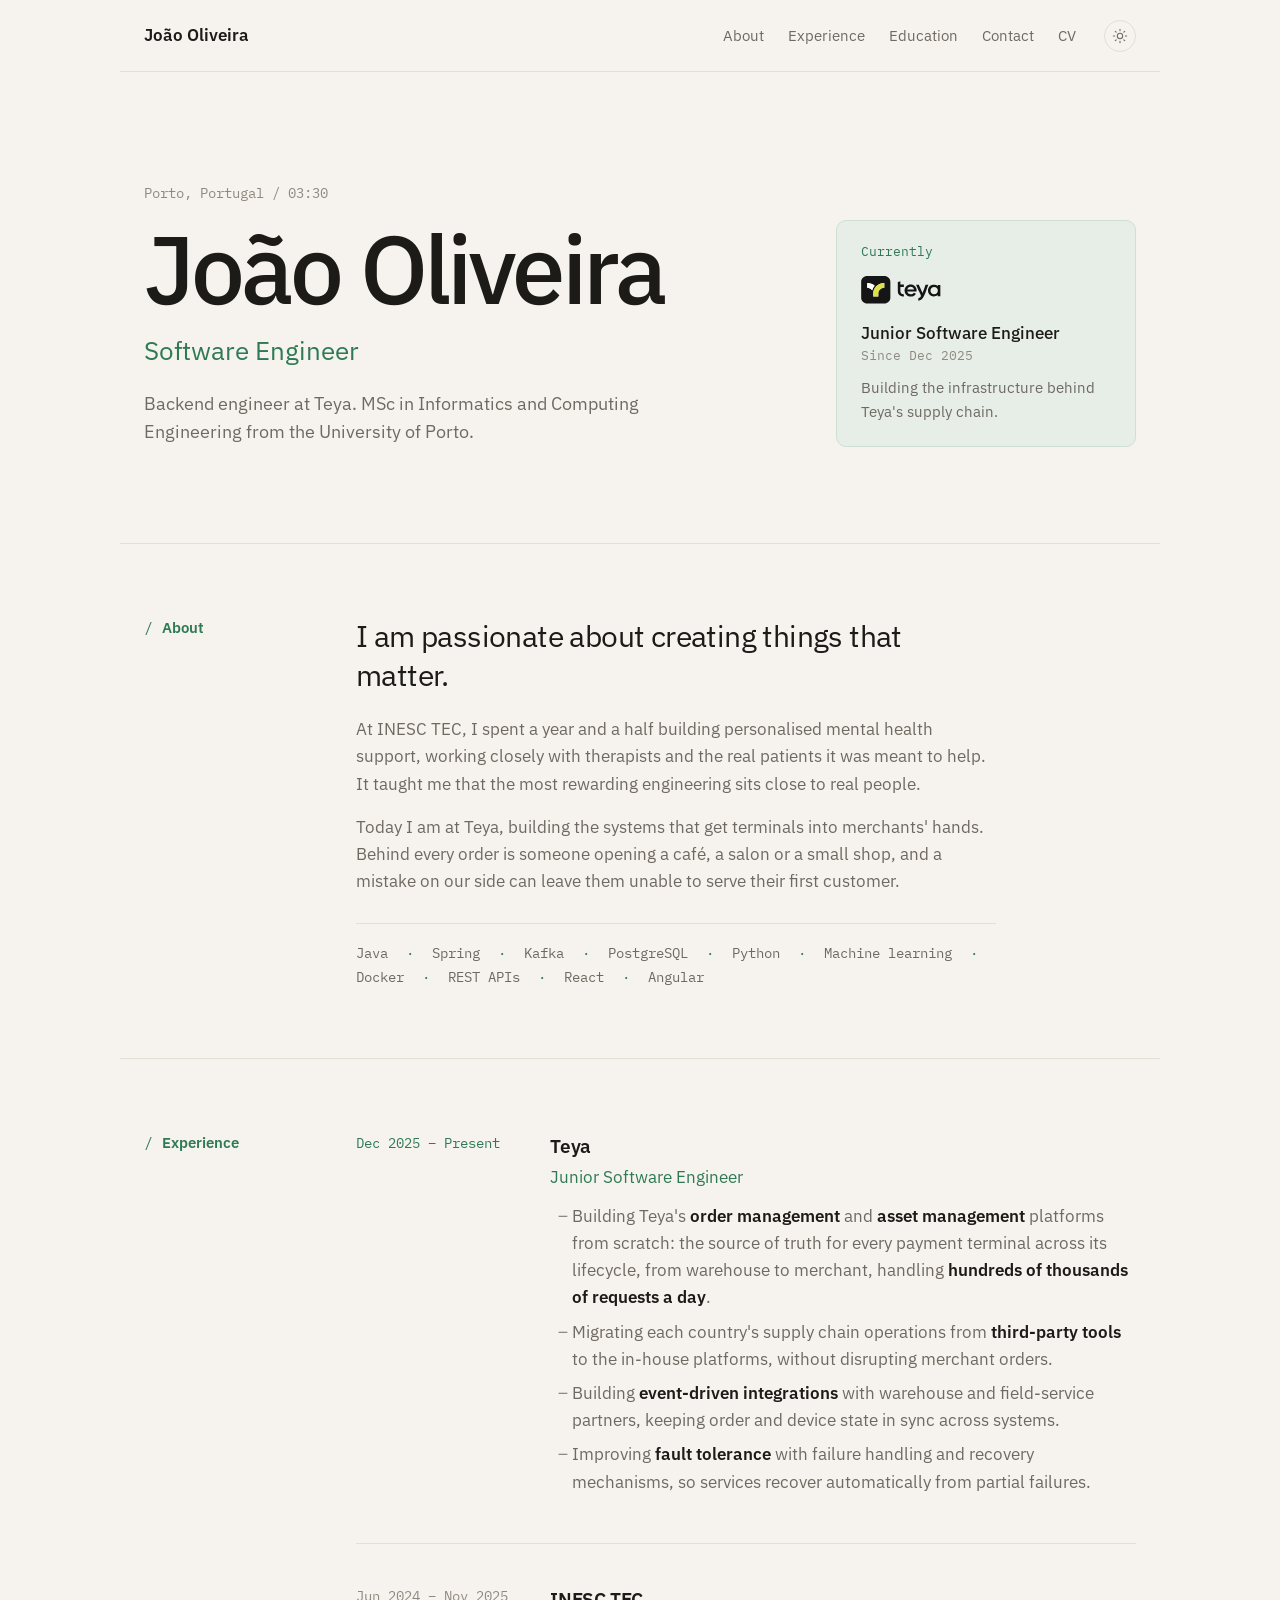
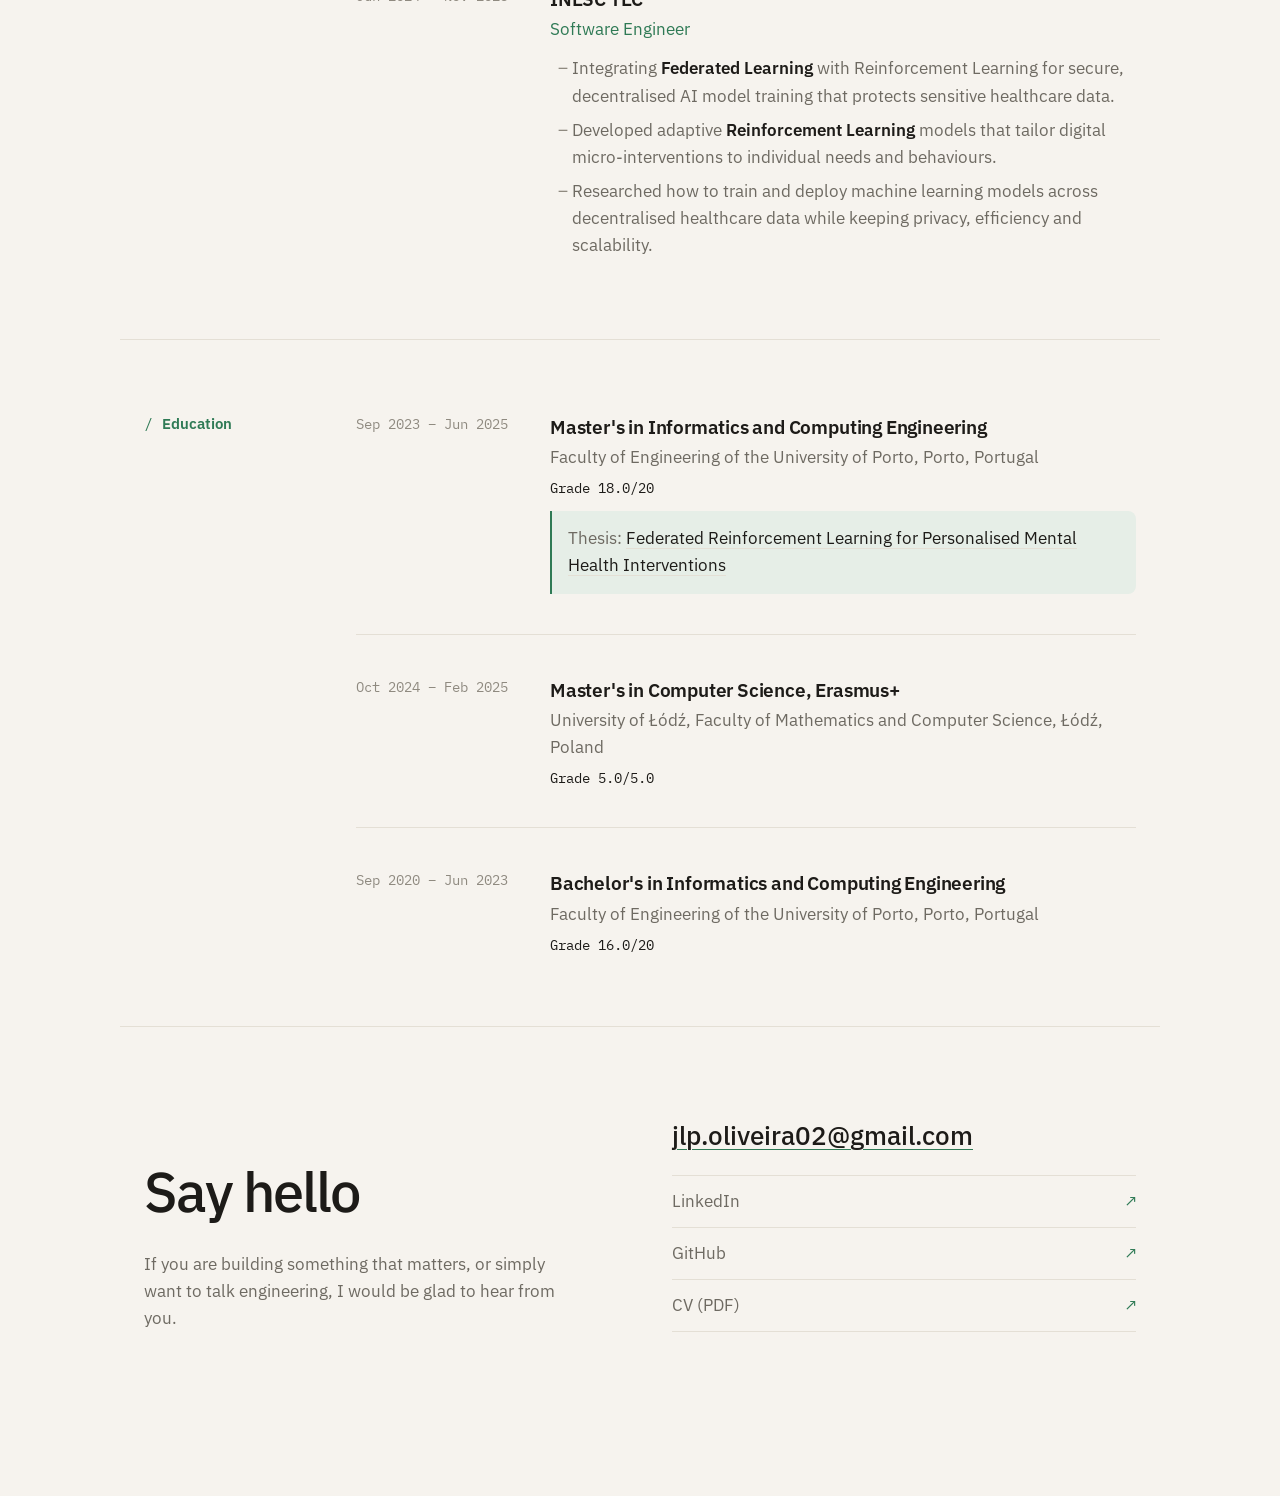
<file: index.html>
<!doctype html>
<!-- Generated from tools/index.template.html by tools/build-site.mjs. Edit those, not this file. -->
<html lang="en">
<head>
<meta charset="utf-8">
<meta name="viewport" content="width=device-width, initial-scale=1">
<title>João Oliveira · Software Engineer</title>
<meta name="description" content="João Oliveira, software engineer in Porto.">
<link rel="icon" href="assets/favicon.svg" type="image/svg+xml">
<link rel="preconnect" href="https://fonts.googleapis.com">
<link rel="preconnect" href="https://fonts.gstatic.com" crossorigin>
<link href="https://fonts.googleapis.com/css2?family=IBM+Plex+Mono:wght@400;500&family=IBM+Plex+Sans:wght@400;500;600;700&display=swap" rel="stylesheet">
<link rel="stylesheet" href="assets/site.css">
<script>document.documentElement.classList.add('js'); try { const t = localStorage.getItem('theme'); if (t) document.documentElement.dataset.theme = t; } catch {}</script>
</head>
<body>
<header class="band" id="top">
  
  <div class="wrap top">
    <a class="mark" href="#top">João Oliveira</a>
    <nav>
      <a href="#about">About</a>
      <a href="#experience">Experience</a>
      <a href="#education">Education</a>
      <a href="#contact">Contact</a>
      <a id="cv-top" href="cv/cv.pdf">CV</a>
    </nav>
    <button class="theme" id="theme" type="button" aria-label="Switch light or dark mode"><svg class="sun" viewBox="0 0 24 24" width="16" height="16" fill="none" stroke="currentColor" stroke-width="1.6" stroke-linecap="round"><circle cx="12" cy="12" r="4"/><path d="M12 2v2M12 20v2M4.9 4.9l1.4 1.4M17.7 17.7l1.4 1.4M2 12h2M20 12h2M4.9 19.1l1.4-1.4M17.7 6.3l1.4-1.4"/></svg><svg class="moon" viewBox="0 0 24 24" width="16" height="16" fill="none" stroke="currentColor" stroke-width="1.6" stroke-linecap="round" stroke-linejoin="round"><path d="M20 14.5A8 8 0 0 1 9.5 4a8 8 0 1 0 10.5 10.5z"/></svg></button>
  </div>
  <div class="wrap hero">
    <div class="hero-main">
      <p class="meta"><span>Porto, Portugal</span><span class="clock" id="clock"></span></p>
      <h1>João Oliveira</h1>
      <p class="title">Software Engineer</p>
      <p class="tagline">Backend engineer at Teya. MSc in Informatics and Computing Engineering from the University of Porto.</p>
    </div>
    <aside class="now">
      <p class="now-label">Currently</p>
      <img class="logo logo-light" src="assets/logos/teya.svg" alt="Teya">
      <img class="logo logo-dark" src="assets/logos/teya-dark.svg" alt="" aria-hidden="true">
      <p class="now-role">Junior Software Engineer</p>
      <p class="now-since">Since Dec 2025</p>
      <p class="now-text">Building the infrastructure behind Teya&#39;s supply chain.</p>
    </aside>
  </div>
</header>

<main>
  <section class="wrap section" id="about">
    <h2 class="reveal">About</h2>
    <div>
      <div class="prose reveal"><p>I am passionate about creating things that matter.</p><p>At INESC TEC, I spent a year and a half building personalised mental health support, working closely with therapists and the real patients it was meant to help. It taught me that the most rewarding engineering sits close to real people.</p><p>Today I am at Teya, building the systems that get terminals into merchants&#39; hands. Behind every order is someone opening a café, a salon or a small shop, and a mistake on our side can leave them unable to serve their first customer.</p></div>
      <p class="skills reveal"><span>Java</span><span>Spring</span><span>Kafka</span><span>PostgreSQL</span><span>Python</span><span>Machine learning</span><span>Docker</span><span>REST APIs</span><span>React</span><span>Angular</span></p>
    </div>
  </section>

  <section class="wrap section" id="experience">
    <h2 class="reveal">Experience</h2>
    <ol class="rows" id="jobs">
      <li class="reveal">
        <p class="when">Dec 2025 – Present</p>
        <div>
          <h3>Teya</h3>
          <p class="sub">Junior Software Engineer</p>
          
          <ul><li>Building Teya&#39;s <b>order management</b> and <b>asset management</b> platforms from scratch: the source of truth for every payment terminal across its lifecycle, from warehouse to merchant, handling <b>hundreds of thousands of requests a day</b>.</li><li>Migrating each country&#39;s supply chain operations from <b>third-party tools</b> to the in-house platforms, without disrupting merchant orders.</li><li>Building <b>event-driven integrations</b> with warehouse and field-service partners, keeping order and device state in sync across systems.</li><li>Improving <b>fault tolerance</b> with failure handling and recovery mechanisms, so services recover automatically from partial failures.</li></ul>
        </div>
      </li>
      <li class="reveal">
        <p class="when">Jun 2024 – Nov 2025</p>
        <div>
          <h3>INESC TEC</h3>
          <p class="sub">Software Engineer</p>
          
          <ul><li>Integrating <b>Federated Learning</b> with Reinforcement Learning for secure, decentralised AI model training that protects sensitive healthcare data.</li><li>Developed adaptive <b>Reinforcement Learning</b> models that tailor digital micro-interventions to individual needs and behaviours.</li><li>Researched how to train and deploy machine learning models across decentralised healthcare data while keeping privacy, efficiency and scalability.</li></ul>
        </div>
      </li></ol>
  </section>

  <section class="wrap section" id="education">
    <h2 class="reveal">Education</h2>
    <ol class="rows">
      <li class="reveal">
        <p class="when">Sep 2023 – Jun 2025</p>
        <div>
          <h3>Master&#39;s in Informatics and Computing Engineering</h3>
          <p class="sub">Faculty of Engineering of the University of Porto, Porto, Portugal</p>
          <p class="grade">Grade 18.0/20</p>
          <p class="thesis">Thesis: <a href="https://repositorio-aberto.up.pt/bitstream/10216/169640/2/742903.pdf">Federated Reinforcement Learning for Personalised Mental Health Interventions</a></p>
        </div>
      </li>
      <li class="reveal">
        <p class="when">Oct 2024 – Feb 2025</p>
        <div>
          <h3>Master&#39;s in Computer Science, Erasmus+</h3>
          <p class="sub">University of Łódź, Faculty of Mathematics and Computer Science, Łódź, Poland</p>
          <p class="grade">Grade 5.0/5.0</p>
          
        </div>
      </li>
      <li class="reveal">
        <p class="when">Sep 2020 – Jun 2023</p>
        <div>
          <h3>Bachelor&#39;s in Informatics and Computing Engineering</h3>
          <p class="sub">Faculty of Engineering of the University of Porto, Porto, Portugal</p>
          <p class="grade">Grade 16.0/20</p>
          
        </div>
      </li></ol>
  </section>
</main>

<footer class="band band-end" id="contact">
  
  <div class="wrap contact">
    <div class="contact-intro reveal">
      <h2>Say hello</h2>
      <p class="contact-text">If you are building something that matters, or simply want to talk engineering, I would be glad to hear from you.</p>
    </div>
    <div class="contact-list reveal">
      <a class="email" href="mailto:jlp.oliveira02@gmail.com">jlp.oliveira02@gmail.com</a>
      <p class="links"><a href="https://www.linkedin.com/in/oliveira002/"><span>LinkedIn</span><span class="arrow" aria-hidden="true">↗</span></a><a href="https://github.com/oliveira002"><span>GitHub</span><span class="arrow" aria-hidden="true">↗</span></a><a href="cv/cv.pdf"><span>CV (PDF)</span><span class="arrow" aria-hidden="true">↗</span></a></p>
    </div>
    <p class="foot reveal">© <span id="year"></span> João Oliveira, Porto</p>
  </div>
</footer>

<script type="module" src="assets/site.js"></script>
</body>
</html>
</file>
<file: assets/site.css>
:root {
  --paper: #f6f3ee;
  --ink: #1d1b18;
  --muted: #6e6a62;
  --faint: #8f8a80;
  --rule: #e4dfd5;
  --accent: #2f7a55;
  --tint: #e6eee7;
  --tint-line: #cfdfd3;
  --sans: "IBM Plex Sans", -apple-system, BlinkMacSystemFont, "Segoe UI", sans-serif;
  --mono: "IBM Plex Mono", ui-monospace, "SFMono-Regular", Consolas, monospace;
}
@media (prefers-color-scheme: dark) {
  :root:not([data-theme="light"]) {
    --paper: #12110f;
    --ink: #eeeae2;
    --muted: #a19c91;
    --faint: #7d786e;
    --rule: #2b2925;
    --accent: #74c69b;
    --tint: #18241d;
    --tint-line: #25382c;
  }
}
:root[data-theme="dark"] {
  --paper: #12110f;
  --ink: #eeeae2;
  --muted: #a19c91;
  --faint: #7d786e;
  --rule: #2b2925;
  --accent: #74c69b;
  --tint: #18241d;
  --tint-line: #25382c;
}

* { box-sizing: border-box; }
html { scroll-behavior: smooth; }
body { margin: 0; background: var(--paper); color: var(--ink); font: 17px/1.6 var(--sans); -webkit-font-smoothing: antialiased; }
h1, h2, h3, p, ol, ul { margin: 0; }
a { color: inherit; text-decoration-color: var(--rule); text-underline-offset: 4px; text-decoration-thickness: 1px; transition: text-decoration-color .2s, color .2s; }
a:hover { text-decoration-color: currentColor; }
.wrap { max-width: 1040px; margin: 0 auto; padding: 0 24px; }

/* Top bar */
.top { display: flex; align-items: center; gap: 28px; height: 72px; border-bottom: 1px solid var(--rule); }
.mark { font-weight: 600; text-decoration: none; white-space: nowrap; }
nav { display: flex; gap: 24px; margin-left: auto; font-size: 15px; }
nav a { text-decoration: none; color: var(--muted); }
nav a:hover { color: var(--ink); }
.theme { display: grid; place-items: center; width: 32px; height: 32px; flex: none; padding: 0; border: 1px solid var(--rule); border-radius: 50%; background: none; color: var(--muted); cursor: pointer; transition: color .2s, border-color .2s; }
.theme:hover { color: var(--ink); border-color: var(--muted); }
.theme .moon, :root[data-theme="dark"] .theme .sun { display: none; }
:root[data-theme="dark"] .theme .moon { display: block; }
@media (prefers-color-scheme: dark) {
  :root:not([data-theme="light"]) .theme .sun { display: none; }
  :root:not([data-theme="light"]) .theme .moon { display: block; }
}

/* Hero */
.hero { display: grid; grid-template-columns: 1fr 300px; gap: 64px; align-items: end; padding-top: 112px; padding-bottom: 96px; }
.meta { font: 14px var(--mono); color: var(--faint); }
.clock { font-variant-numeric: tabular-nums; }
.clock:empty { display: none; }
.clock::before { content: " / "; }
h1 { margin-top: 18px; font-size: clamp(48px, 8vw, 96px); font-weight: 500; line-height: 1; letter-spacing: -.04em; }
.title { margin-top: 14px; font-size: clamp(20px, 2.4vw, 26px); font-weight: 400; color: var(--accent); }
.tagline { max-width: 580px; margin-top: 18px; font-size: 18px; color: var(--muted); }
.now { padding: 22px 24px; background: var(--tint); border: 1px solid var(--tint-line); border-radius: 10px; transition: border-color .4s ease, translate .5s cubic-bezier(.2, .7, .2, 1); }
.now:hover { border-color: var(--accent); translate: 0 -3px; }
.now-label { margin-bottom: 16px; font: 13px var(--mono); color: var(--accent); }
.now h3 { font-size: 22px; }
.logo { display: block; height: 28px; width: auto; }
.logo-dark, :root[data-theme="dark"] .logo-light { display: none; }
:root[data-theme="dark"] .logo-dark { display: block; }
@media (prefers-color-scheme: dark) {
  :root:not([data-theme="light"]) .logo-light { display: none; }
  :root:not([data-theme="light"]) .logo-dark { display: block; }
}
.now-role { margin-top: 16px; font-weight: 500; }
.now-since { font: 13px var(--mono); color: var(--faint); }
.now-text { margin-top: 12px; font-size: 15px; color: var(--muted); }

/* Sections */
.section { display: grid; grid-template-columns: 180px 1fr; gap: 32px; padding-top: 72px; padding-bottom: 72px; border-top: 1px solid var(--rule); }
h2 { font-size: 15px; font-weight: 600; }
.section h2 { color: var(--accent); }
.section h2::before { content: "/ "; font-family: var(--mono); font-weight: 400; }
h3 { font-size: 19px; font-weight: 600; letter-spacing: -.01em; }
main b { font-weight: 600; color: var(--ink); }

.prose p { max-width: 640px; margin-bottom: 16px; color: var(--muted); }
.prose p:first-child { margin-bottom: 22px; font-size: clamp(24px, 2.8vw, 30px); font-weight: 400; line-height: 1.3; letter-spacing: -.02em; color: var(--ink); }
.skills { display: flex; flex-wrap: wrap; gap: 6px 18px; max-width: 640px; margin-top: 28px; padding-top: 20px; border-top: 1px solid var(--rule); font: 14px var(--mono); color: var(--muted); }

/* Experience and education rows */
.rows { list-style: none; padding: 0; }
.rows > li { display: grid; grid-template-columns: 170px 1fr; gap: 24px; }
.rows > li + li { margin-top: 40px; padding-top: 40px; border-top: 1px solid var(--rule); }
.when { padding-top: 3px; font: 14px var(--mono); color: var(--faint); font-variant-numeric: tabular-nums; }
.sub { margin-top: 2px; color: var(--muted); }
.job-summary { max-width: 640px; margin-top: 12px; }
.rows ul { max-width: 640px; margin-top: 12px; padding-left: 18px; color: var(--muted); }
.rows ul li { margin: 7px 0; padding-left: 4px; }
.rows ul li::marker { content: "–"; color: var(--faint); }
.grade { margin-top: 8px; font: 14px var(--mono); color: var(--ink); }
.thesis { max-width: 640px; margin-top: 14px; padding: 14px 16px; border-left: 2px solid var(--accent); border-radius: 0 8px 8px 0; background: var(--tint); color: var(--muted); }
.thesis a { color: var(--ink); }

/* Contact */
.contact { display: grid; grid-template-columns: 1fr 1fr; gap: 32px 64px; align-items: end; padding-top: 88px; padding-bottom: 40px; border-top: 1px solid var(--rule); }
.contact h2 { font-size: clamp(36px, 5vw, 56px); font-weight: 500; letter-spacing: -.035em; }
.contact-text { max-width: 440px; margin-top: 14px; color: var(--muted); }
.email { display: inline-block; font-size: clamp(20px, 2.4vw, 26px); font-weight: 500; text-decoration-color: var(--accent); }
.links { margin-top: 18px; border-top: 1px solid var(--rule); }
.links a { display: flex; justify-content: space-between; padding: 12px 0; border-bottom: 1px solid var(--rule); text-decoration: none; color: var(--muted); }
.links a:hover { color: var(--ink); }
.links .arrow { font-family: var(--mono); color: var(--accent); transition: translate .35s cubic-bezier(.2, .7, .2, 1); }
.links a:hover .arrow { translate: 3px -3px; color: var(--accent); }
.foot { grid-column: 1 / -1; margin-top: 56px; padding-top: 18px; border-top: 1px solid var(--rule); font: 13px var(--mono); color: var(--faint); }

/* Motion: one soft entrance, then quiet. */
nav a { position: relative; }
nav a::after { content: ""; position: absolute; left: 0; right: 0; bottom: -3px; height: 1px; background: currentColor; transform: scaleX(0); transform-origin: left; transition: transform .35s cubic-bezier(.2, .7, .2, 1); }
nav a:hover::after { transform: scaleX(1); }
@keyframes rise { from { opacity: 0; translate: 0 10px; } to { opacity: 1; translate: 0 0; } }
.hero-main > *, .now { animation: rise .9s cubic-bezier(.2, .7, .2, 1) backwards; }
.hero-main > :nth-child(2) { animation-delay: .06s; }
.hero-main > :nth-child(3) { animation-delay: .14s; }
.hero-main > :nth-child(4) { animation-delay: .22s; }
.now { animation-delay: .34s; }
.js .reveal { opacity: 0; translate: 0 12px; transition: opacity .9s ease, translate .9s cubic-bezier(.2, .7, .2, 1); }
.js .reveal.in { opacity: 1; translate: 0 0; }
@media (prefers-reduced-motion: reduce) {
  *, *::before, *::after { animation: none !important; transition: none !important; }
  .js .reveal { opacity: 1; translate: none; }
}

@media (max-width: 820px) {
  nav a:not(#cv-top) { display: none; }
  .hero { grid-template-columns: 1fr; gap: 40px; padding-top: 56px; padding-bottom: 64px; }
  .section { grid-template-columns: 1fr; gap: 20px; padding-top: 52px; padding-bottom: 52px; }
  .rows > li { grid-template-columns: 1fr; gap: 4px; }
  .contact { grid-template-columns: 1fr; }
}

/* Green accents */
#jobs .sub { color: var(--accent); }
#jobs > li:first-child .when { color: var(--accent); }
.skills span:not(:last-child)::after { content: "·"; margin-left: 18px; color: var(--accent); }
</file>
